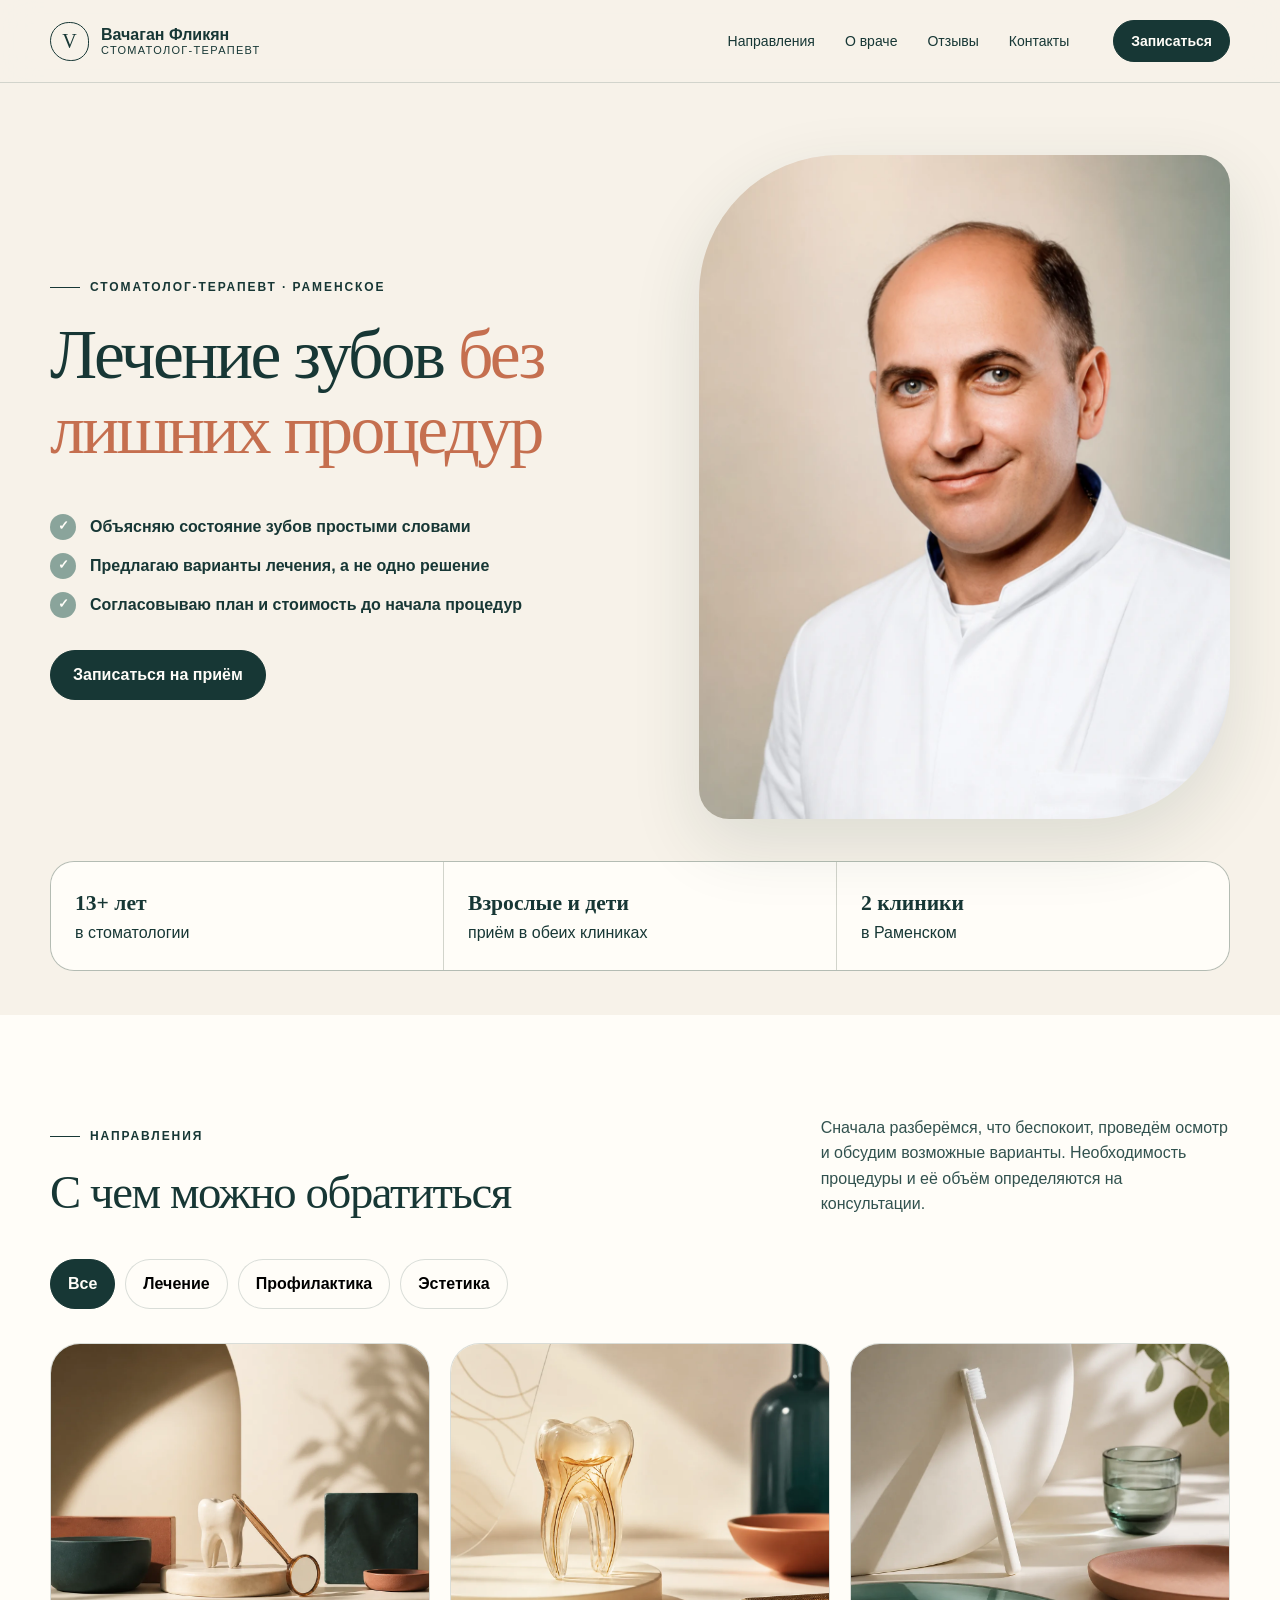
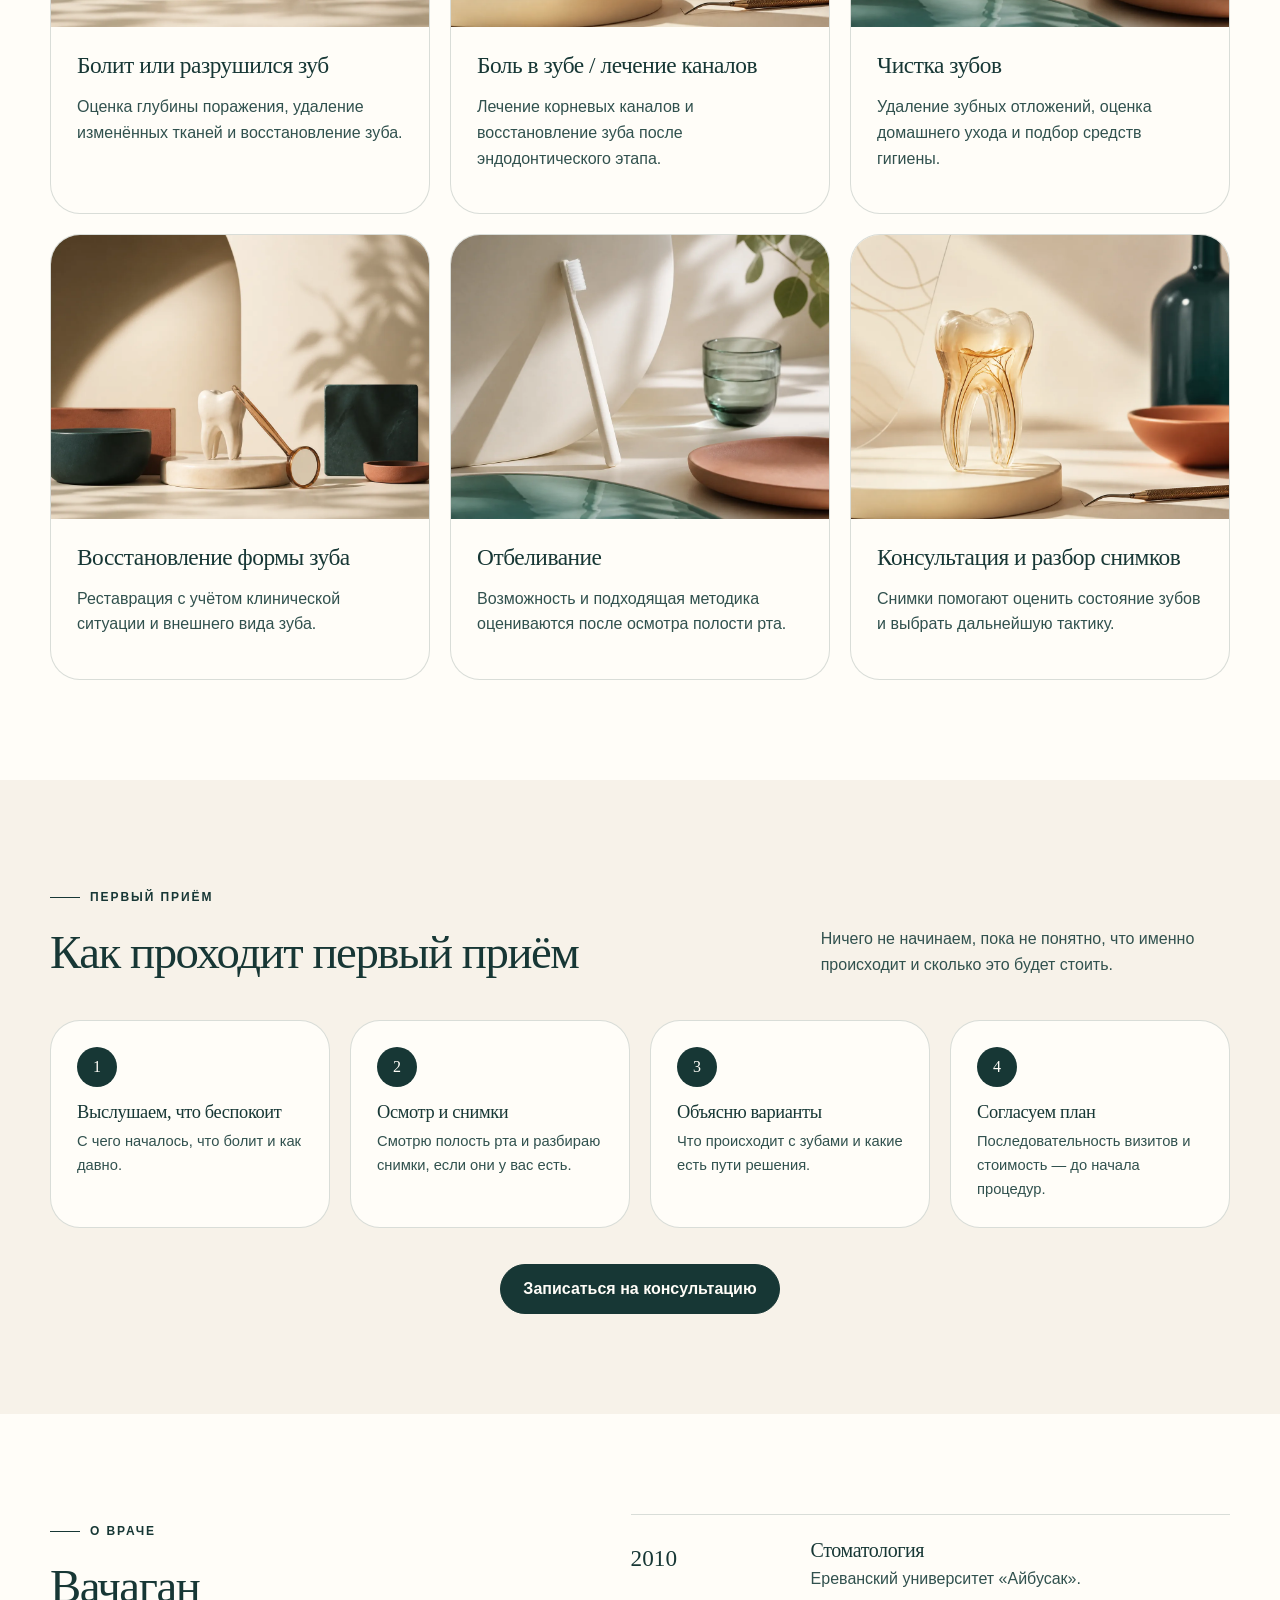
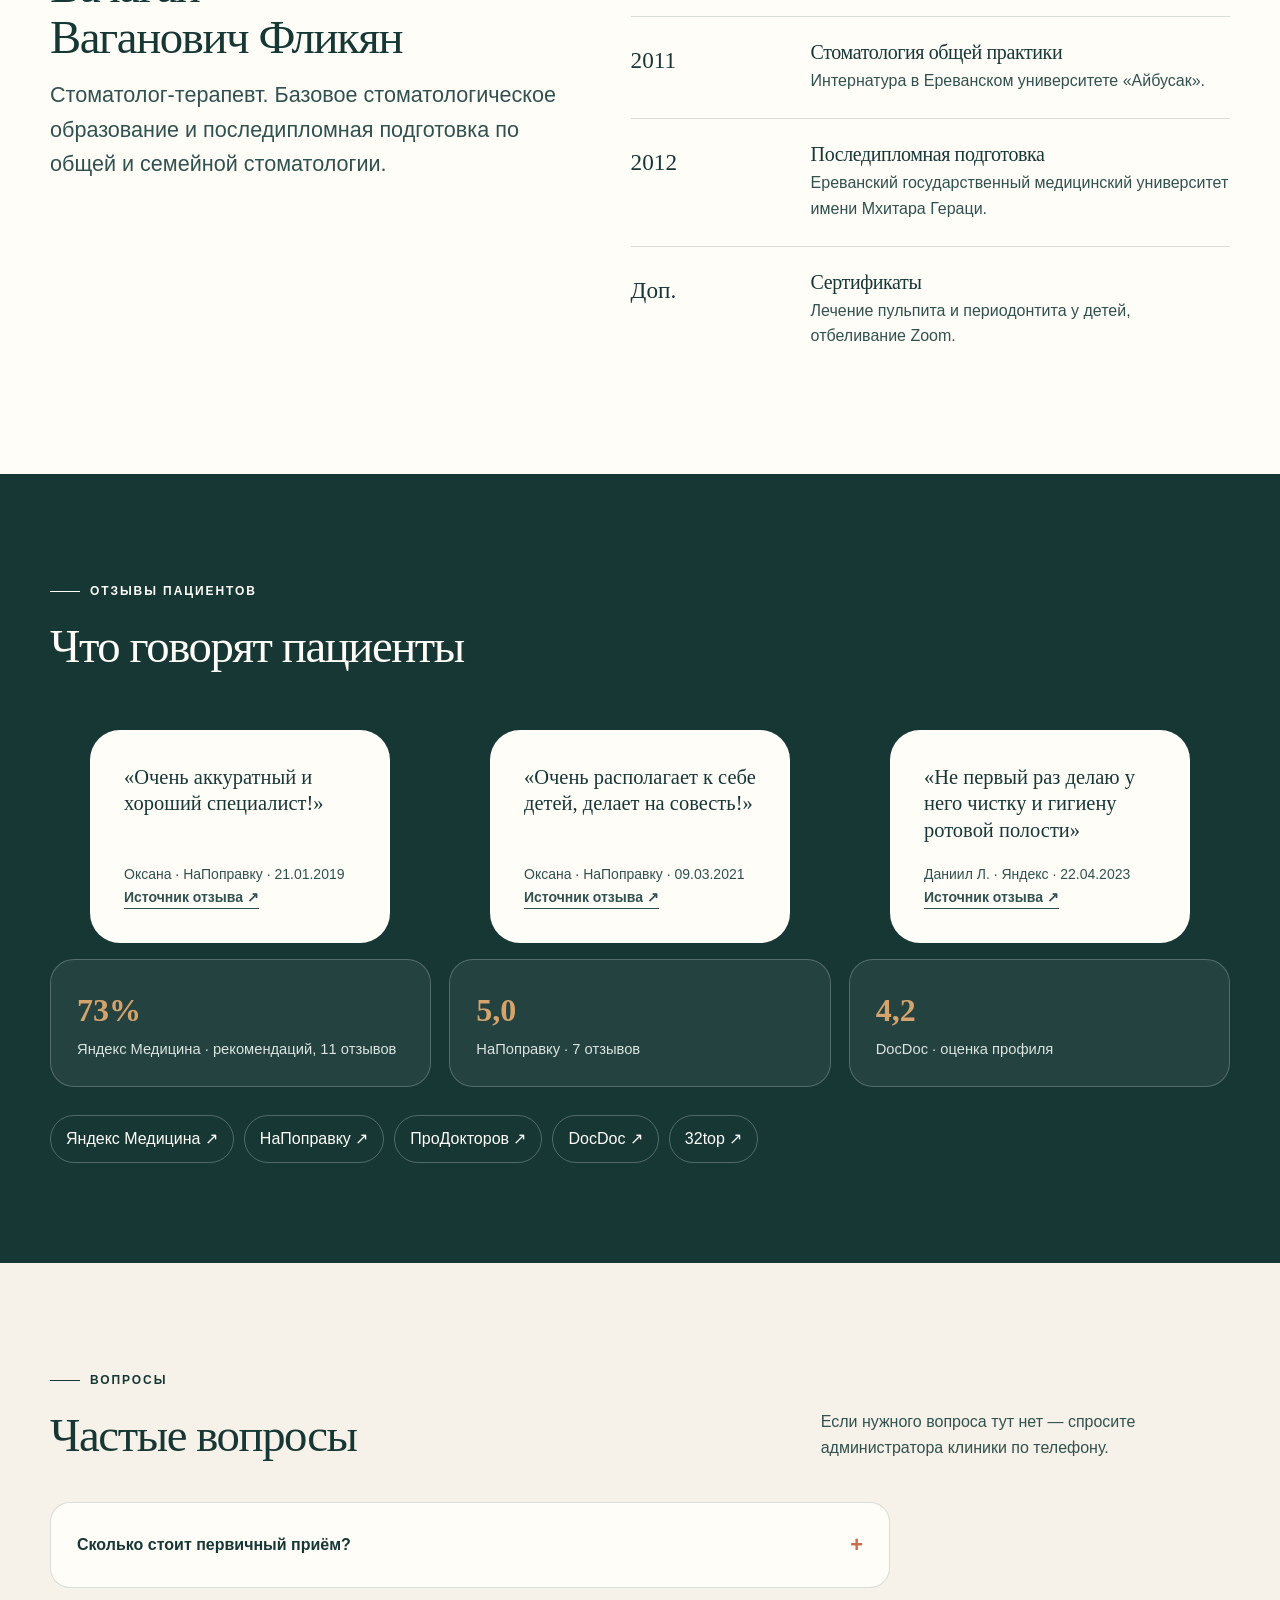
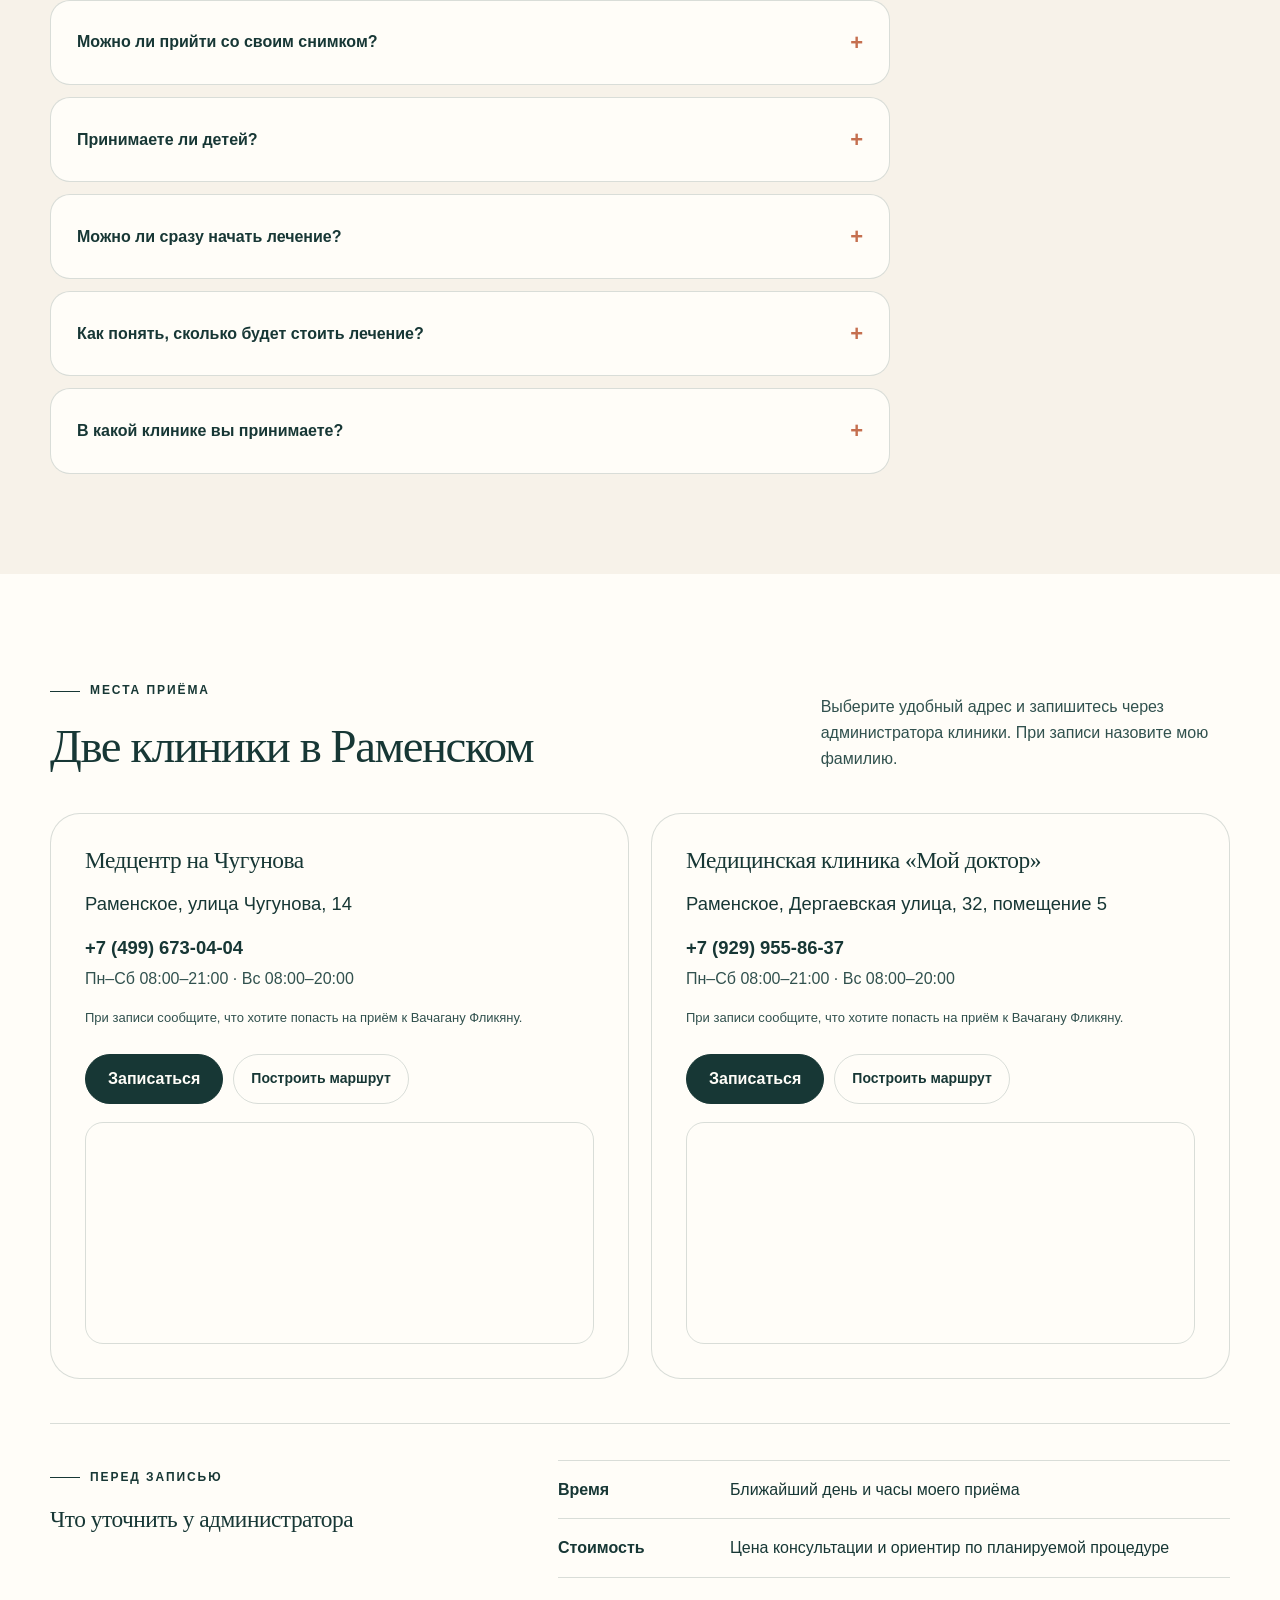
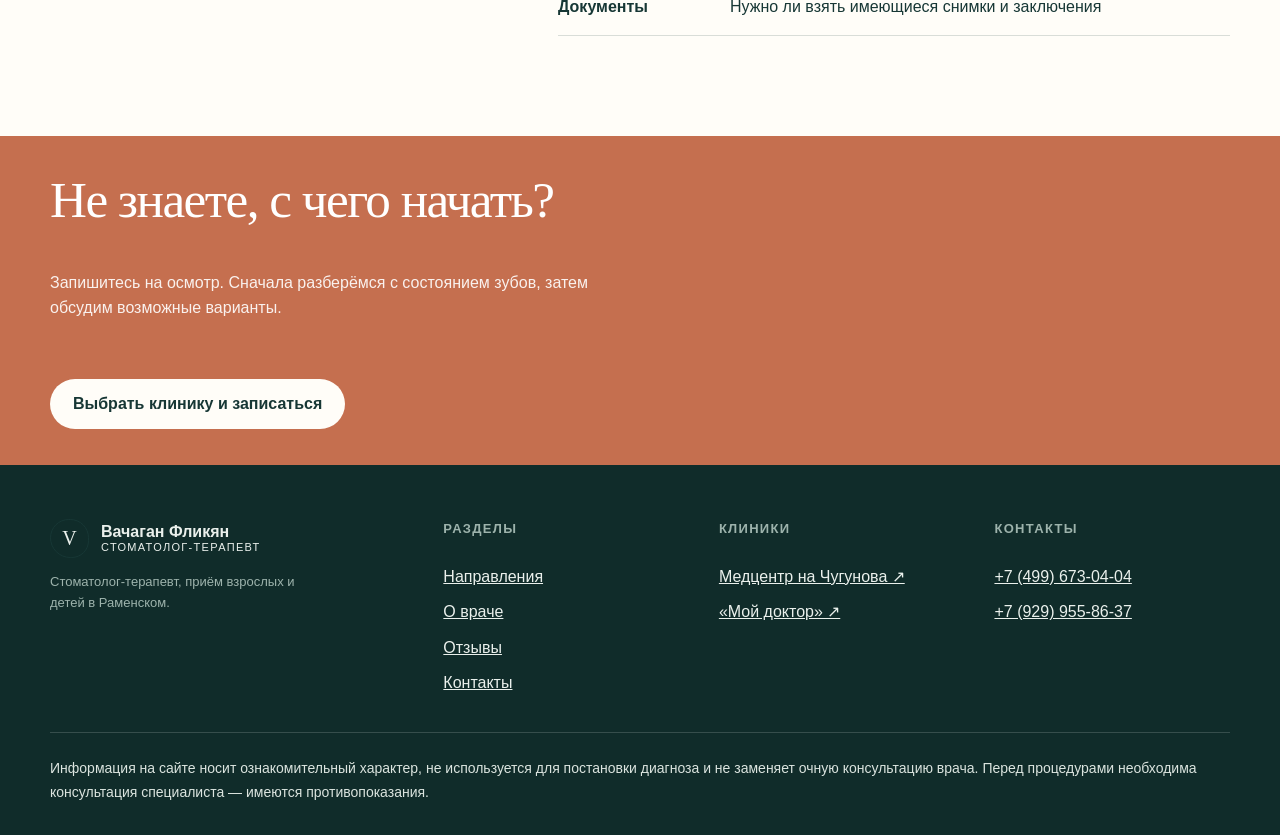
<file: index.html>
<!doctype html>
<html lang="ru">
<head>
  <meta charset="utf-8">
  <meta name="viewport" content="width=device-width,initial-scale=1">
  <meta name="description" content="Стоматолог-терапевт Вачаган Ваганович Фликян. Лечение зубов взрослых и детей в Раменском: направления, образование, отзывы и контакты клиник на одной странице.">
  <title>Вачаган Фликян — стоматолог-терапевт</title>
  <link rel="stylesheet" href="assets/css/styles.css">
</head>
<body>
<a class="skip-link" href="#main">К содержанию</a>
<header class="site-header"><div class="container nav-wrap"><a class="brand" href="#"><span class="brand-mark">V</span><span class="brand-text">Вачаган Фликян<small>стоматолог-терапевт</small></span></a><button class="menu-toggle" aria-label="Открыть меню" aria-expanded="false">☰</button><nav class="site-nav" aria-label="Основная навигация"><a href="#napravleniya">Направления</a><a href="#o-vrache">О враче</a><a href="#otzyvy">Отзывы</a><a href="#kontakty">Контакты</a></nav><a class="button button--small header-cta" href="#kontakty">Записаться</a></div></header>
<main id="main">
  <section class="hero"><div class="container">
    <div class="hero-grid">
      <div class="hero-copy">
        <span class="eyebrow">Стоматолог-терапевт · Раменское</span>
        <h1>Лечение зубов <span>без лишних процедур</span></h1>
        <ul class="check-list">
          <li>Объясняю состояние зубов простыми словами</li>
          <li>Предлагаю варианты лечения, а не одно решение</li>
          <li>Согласовываю план и стоимость до начала процедур</li>
        </ul>
        <div class="actions"><a class="button" href="#kontakty">Записаться на приём</a></div>
      </div>
      <figure class="hero-visual hero-visual--portrait"><img src="assets/images/vachagan-hero-v2.webp" alt="Вачаган Ваганович Фликян" width="1200" height="1500"></figure>
    </div>
    <div class="trust-strip"><div class="trust-item"><b>13+ лет</b>в стоматологии</div><div class="trust-item"><b>Взрослые и дети</b>приём в обеих клиниках</div><div class="trust-item"><b>2 клиники</b>в Раменском</div></div>
  </div></section>

  <section id="napravleniya" class="section section--white"><div class="container">
    <div class="section-head reveal"><div><span class="eyebrow">Направления</span><h2>С чем можно обратиться</h2></div><p>Сначала разберёмся, что беспокоит, проведём осмотр и обсудим возможные варианты. Необходимость процедуры и её объём определяются на консультации.</p></div>
    <div class="filter-bar" role="group" aria-label="Фильтр направлений">
      <button type="button" class="filter" data-filter="all" aria-pressed="true">Все</button>
      <button type="button" class="filter" data-filter="therapy" aria-pressed="false">Лечение</button>
      <button type="button" class="filter" data-filter="prevention" aria-pressed="false">Профилактика</button>
      <button type="button" class="filter" data-filter="aesthetic" aria-pressed="false">Эстетика</button>
    </div>
    <div class="cards">
      <article class="service-card reveal" data-category="therapy"><img src="assets/images/restoration.webp" alt="" width="1200" height="900" loading="lazy"><div class="service-body"><h3>Болит или разрушился зуб</h3><p>Оценка глубины поражения, удаление изменённых тканей и восстановление зуба.</p></div></article>
      <article class="service-card reveal" data-category="therapy"><img src="assets/images/endodontics.webp" alt="" width="1200" height="900" loading="lazy"><div class="service-body"><h3>Боль в зубе / лечение каналов</h3><p>Лечение корневых каналов и восстановление зуба после эндодонтического этапа.</p></div></article>
      <article class="service-card reveal" data-category="prevention"><img src="assets/images/hygiene.webp" alt="" width="1200" height="900" loading="lazy"><div class="service-body"><h3>Чистка зубов</h3><p>Удаление зубных отложений, оценка домашнего ухода и подбор средств гигиены.</p></div></article>
      <article class="service-card reveal" data-category="aesthetic"><img src="assets/images/restoration.webp" alt="" width="1200" height="900" loading="lazy"><div class="service-body"><h3>Восстановление формы зуба</h3><p>Реставрация с учётом клинической ситуации и внешнего вида зуба.</p></div></article>
      <article class="service-card reveal" data-category="aesthetic"><img src="assets/images/hygiene.webp" alt="" width="1200" height="900" loading="lazy"><div class="service-body"><h3>Отбеливание</h3><p>Возможность и подходящая методика оцениваются после осмотра полости рта.</p></div></article>
      <article class="service-card reveal" data-category="therapy"><img src="assets/images/endodontics.webp" alt="" width="1200" height="900" loading="lazy"><div class="service-body"><h3>Консультация и разбор снимков</h3><p>Снимки помогают оценить состояние зубов и выбрать дальнейшую тактику.</p></div></article>
    </div>
    <p class="cards-empty" hidden>В этой группе пока ничего нет — вернитесь ко «Всем направлениям».</p>
  </div></section>

  <section class="section"><div class="container">
    <div class="section-head reveal"><div><span class="eyebrow">Первый приём</span><h2>Как проходит первый приём</h2></div><p>Ничего не начинаем, пока не понятно, что именно происходит и сколько это будет стоить.</p></div>
    <div class="steps-grid">
      <div class="step reveal"><span class="step-num">1</span><h3>Выслушаем, что беспокоит</h3><p>С чего началось, что болит и как давно.</p></div>
      <div class="step reveal"><span class="step-num">2</span><h3>Осмотр и снимки</h3><p>Смотрю полость рта и разбираю снимки, если они у вас есть.</p></div>
      <div class="step reveal"><span class="step-num">3</span><h3>Объясню варианты</h3><p>Что происходит с зубами и какие есть пути решения.</p></div>
      <div class="step reveal"><span class="step-num">4</span><h3>Согласуем план</h3><p>Последовательность визитов и стоимость — до начала процедур.</p></div>
    </div>
    <div style="text-align:center"><a class="button" href="#kontakty">Записаться на консультацию</a></div>
  </div></section>

  <section id="o-vrache" class="section section--white"><div class="container split split--top">
    <div class="reveal"><span class="eyebrow">О враче</span><h2>Вачаган Ваганович Фликян</h2><p class="lead">Стоматолог-терапевт. Базовое стоматологическое образование и последипломная подготовка по общей и семейной стоматологии.</p></div>
    <div class="timeline">
      <div class="timeline-item"><time>2010</time><div><h3>Стоматология</h3><p>Ереванский университет «Айбусак».</p></div></div>
      <div class="timeline-item"><time>2011</time><div><h3>Стоматология общей практики</h3><p>Интернатура в Ереванском университете «Айбусак».</p></div></div>
      <div class="timeline-item"><time>2012</time><div><h3>Последипломная подготовка</h3><p>Ереванский государственный медицинский университет имени Мхитара Гераци.</p></div></div>
      <div class="timeline-item"><time>Доп.</time><div><h3>Сертификаты</h3><p>Лечение пульпита и периодонтита у детей, отбеливание Zoom.</p></div></div>
    </div>
  </div></section>

  <section id="otzyvy" class="section section--dark"><div class="container">
    <div class="section-head"><div><span class="eyebrow">Отзывы пациентов</span><h2>Что говорят пациенты</h2></div></div>
    <div class="reviews-grid">
      <blockquote class="review-item reveal"><p class="quote">«Очень аккуратный и хороший специалист!»</p><footer>Оксана · НаПоправку · 21.01.2019<br><a class="source-link" href="https://napopravku.ru/moskva/doctor-profile/flikan-vacagan-vaganovic/#reviews" target="_blank" rel="noopener">Источник отзыва ↗</a></footer></blockquote>
      <blockquote class="review-item reveal"><p class="quote">«Очень располагает к себе детей, делает на совесть!»</p><footer>Оксана · НаПоправку · 09.03.2021<br><a class="source-link" href="https://napopravku.ru/moskva/doctor-profile/flikan-vacagan-vaganovic/#reviews" target="_blank" rel="noopener">Источник отзыва ↗</a></footer></blockquote>
      <blockquote class="review-item reveal"><p class="quote">«Не первый раз делаю у него чистку и гигиену ротовой полости»</p><footer>Даниил Л. · Яндекс · 22.04.2023<br><a class="source-link" href="https://yandex.ru/medicine/doctor/flikyan_vachagan_lfNmmLociJ0jN#reviews" target="_blank" rel="noopener">Источник отзыва ↗</a></footer></blockquote>
    </div>
    <div class="rating-grid">
      <div class="rating-card"><strong>73%</strong>Яндекс Медицина · рекомендаций, 11 отзывов</div>
      <div class="rating-card"><strong>5,0</strong>НаПоправку · 7 отзывов</div>
      <div class="rating-card"><strong>4,2</strong>DocDoc · оценка профиля</div>
    </div>
    <div class="profile-cloud"><a href="https://yandex.ru/medicine/doctor/flikyan_vachagan_lfNmmLociJ0jN" target="_blank" rel="noopener">Яндекс Медицина ↗</a><a href="https://napopravku.ru/moskva/doctor-profile/flikan-vacagan-vaganovic/" target="_blank" rel="noopener">НаПоправку ↗</a><a href="https://prodoctorov.ru/ramenskoe/vrach/657264-flikyan/" target="_blank" rel="noopener">ПроДокторов ↗</a><a href="https://docdoc.ru/doctor/Flikyan_Vachagan" target="_blank" rel="noopener">DocDoc ↗</a><a href="https://www.32top.ru/dr/123957-flikyan-vachagan-vaganovich/" target="_blank" rel="noopener">32top ↗</a></div>
  </div></section>

  <section class="section"><div class="container">
    <div class="section-head reveal"><div><span class="eyebrow">Вопросы</span><h2>Частые вопросы</h2></div><p>Если нужного вопроса тут нет — спросите администратора клиники по телефону.</p></div>
    <div class="faq-list">
      <details class="faq-item"><summary>Сколько стоит первичный приём?</summary><p>Точную стоимость консультации подскажет администратор клиники по телефону — она зависит от выбранного адреса приёма.</p></details>
      <details class="faq-item"><summary>Можно ли прийти со своим снимком?</summary><p>Да, если у вас есть недавние рентген-снимки или заключения — возьмите их с собой, это ускорит осмотр.</p></details>
      <details class="faq-item"><summary>Принимаете ли детей?</summary><p>Да, приём ведётся и для взрослых, и для детей.</p></details>
      <details class="faq-item"><summary>Можно ли сразу начать лечение?</summary><p>Иногда да — если ситуация понятна после осмотра. В части случаев нужен ещё один визит после диагностики.</p></details>
      <details class="faq-item"><summary>Как понять, сколько будет стоить лечение?</summary><p>Стоимость определяется после осмотра, когда понятен объём работы — администратор озвучит её до начала процедур.</p></details>
      <details class="faq-item"><summary>В какой клинике вы принимаете?</summary><p>В двух клиниках Раменского — на улице Чугунова и на Дергаевской улице. Актуальный день и часы приёма уточняйте у администратора.</p></details>
    </div>
  </div></section>

  <section id="kontakty" class="section section--white"><div class="container">
    <div class="section-head reveal"><div><span class="eyebrow">Места приёма</span><h2>Две клиники в Раменском</h2></div><p>Выберите удобный адрес и запишитесь через администратора клиники. При записи назовите мою фамилию.</p></div>
    <div class="place-grid">
      <article class="place-card"><h3>Медцентр на Чугунова</h3><address>Раменское, улица Чугунова, 14</address><p class="tel-line"><a href="tel:+74996730404">+7 (499) 673-04-04</a></p><p class="muted">Пн–Сб 08:00–21:00 · Вс 08:00–20:00</p><p class="tiny muted">При записи сообщите, что хотите попасть на приём к Вачагану Фликяну.</p><div class="place-actions"><a class="button" href="tel:+74996730404">Записаться</a><a class="button button--ghost button--small" href="https://yandex.ru/maps/?text=%D0%A0%D0%B0%D0%BC%D0%B5%D0%BD%D1%81%D0%BA%D0%BE%D0%B5%2C%20%D1%83%D0%BB.%20%D0%A7%D1%83%D0%B3%D1%83%D0%BD%D0%BE%D0%B2%D0%B0%2C%2014" target="_blank" rel="noopener">Построить маршрут</a></div><div class="place-map"><iframe src="https://yandex.ru/map-widget/v1/?text=Раменское,%20улица%20Чугунова,%2014&z=16" loading="lazy" title="Карта: Медцентр на Чугунова"></iframe></div></article>
      <article class="place-card"><h3>Медицинская клиника «Мой доктор»</h3><address>Раменское, Дергаевская улица, 32, помещение 5</address><p class="tel-line"><a href="tel:+79299558637">+7 (929) 955-86-37</a></p><p class="muted">Пн–Сб 08:00–21:00 · Вс 08:00–20:00</p><p class="tiny muted">При записи сообщите, что хотите попасть на приём к Вачагану Фликяну.</p><div class="place-actions"><a class="button" href="tel:+79299558637">Записаться</a><a class="button button--ghost button--small" href="https://yandex.ru/maps/?text=%D0%A0%D0%B0%D0%BC%D0%B5%D0%BD%D1%81%D0%BA%D0%BE%D0%B5%2C%20%D0%94%D0%B5%D1%80%D0%B3%D0%B0%D0%B5%D0%B2%D1%81%D0%BA%D0%B0%D1%8F%20%D1%83%D0%BB%D0%B8%D1%86%D0%B0%2C%2032" target="_blank" rel="noopener">Построить маршрут</a></div><div class="place-map"><iframe src="https://yandex.ru/map-widget/v1/?text=Раменское,%20Дергаевская%20улица,%2032&z=16" loading="lazy" title="Карта: Мой доктор"></iframe></div></article>
    </div>
    <div class="before-call reveal">
      <div><span class="eyebrow">Перед записью</span><h3>Что уточнить у администратора</h3></div>
      <div class="fact-list">
        <div class="fact"><strong>Время</strong><span>Ближайший день и часы моего приёма</span></div>
        <div class="fact"><strong>Стоимость</strong><span>Цена консультации и ориентир по планируемой процедуре</span></div>
        <div class="fact"><strong>Документы</strong><span>Нужно ли взять имеющиеся снимки и заключения</span></div>
      </div>
    </div>
  </div></section>

  <section class="cta-band cta-band--final"><div class="container">
    <h2>Не знаете, с чего начать?</h2>
    <p>Запишитесь на осмотр. Сначала разберёмся с состоянием зубов, затем обсудим возможные варианты.</p>
    <a class="button button--light" href="#kontakty">Выбрать клинику и записаться</a>
  </div></section>
</main>
<footer class="footer"><div class="container"><div class="footer-grid">
  <div><a class="brand" href="#"><span class="brand-mark">V</span><span class="brand-text">Вачаган Фликян<small>стоматолог-терапевт</small></span></a><p class="tiny" style="margin-top:14px;max-width:280px;color:#9db3ac">Стоматолог-терапевт, приём взрослых и детей в Раменском.</p></div>
  <nav aria-label="Разделы"><h5>Разделы</h5><a href="#napravleniya">Направления</a><a href="#o-vrache">О враче</a><a href="#otzyvy">Отзывы</a><a href="#kontakty">Контакты</a></nav>
  <nav aria-label="Клиники"><h5>Клиники</h5><a href="https://www.rammedcentr.ru/team/%D1%84%D0%BB%D0%B8%D0%BA%D1%8F%D0%BD-%D0%B2%D0%B0%D1%87%D0%B0%D0%B3%D0%B0%D0%BD-%D0%B2%D0%B0%D0%B3%D0%B0%D0%BD%D0%BE%D0%B2%D0%B8%D1%87/" target="_blank" rel="noopener">Медцентр на Чугунова ↗</a><a href="https://ramdoctor.ru/doctors/" target="_blank" rel="noopener">«Мой доктор» ↗</a></nav>
  <nav aria-label="Контакты"><h5>Контакты</h5><a href="tel:+74996730404">+7 (499) 673-04-04</a><a href="tel:+79299558637">+7 (929) 955-86-37</a></nav>
</div>
<div class="footer-note">Информация на сайте носит ознакомительный характер, не используется для постановки диагноза и не заменяет очную консультацию врача. Перед процедурами необходима консультация специалиста — имеются противопоказания.</div>
</div></footer>
<a class="button mobile-call" href="tel:+79299558637">Позвонить в клинику</a><script src="assets/js/main.js"></script>
</body></html>
</file>
<file: assets/css/styles.css>
:root{--ink:#173735;--ink-2:#31514e;--paper:#f7f2e9;--paper-2:#eee5d8;--white:#fffdf8;--terracotta:#c56f4f;--amber:#d5a46c;--sage:#8aa49b;--line:rgba(23,55,53,.16);--shadow:0 24px 70px rgba(23,55,53,.12);--radius:30px;--max:1180px}
*{box-sizing:border-box}html{scroll-behavior:smooth}body{margin:0;color:var(--ink);background:var(--paper);font-family:"Segoe UI",Arial,sans-serif;line-height:1.6;overflow-x:hidden}img{display:block;max-width:100%}a{color:inherit}button,input{font:inherit}p{margin:0 0 1rem}h1,h2,h3{margin:0 0 1rem;font-family:Georgia,"Times New Roman",serif;font-weight:500;line-height:1.08}h1{font-size:clamp(2.6rem, 1.55rem + 3.5vw, 5.2rem);letter-spacing:-.038em;text-wrap:balance}h2{font-size:clamp(1.9rem, 1.4rem + 1.9vw, 3.1rem);letter-spacing:-.03em;text-wrap:balance}h3{font-size:clamp(1.2rem, 1.1rem + .45vw, 1.55rem);letter-spacing:-.02em}.container{width:min(calc(100% - 40px),var(--max));margin-inline:auto}.skip-link{position:fixed;left:12px;top:-100px;z-index:999;background:var(--ink);color:white;padding:12px 18px;border-radius:10px}.skip-link:focus{top:12px}.site-header{position:sticky;top:0;z-index:50;background:rgba(247,242,233,.9);backdrop-filter:blur(18px);border-bottom:1px solid var(--line)}.nav-wrap{height:82px;display:flex;align-items:center;gap:24px}.brand{display:flex;align-items:center;gap:12px;text-decoration:none;white-space:nowrap}.brand-mark{width:39px;height:39px;border:1px solid var(--ink);border-radius:50% 50% 46% 54%;display:grid;place-items:center;font-family:Georgia,serif;font-size:20px}.brand-text{font-weight:700;line-height:1.12}.brand-text small{display:block;font-size:11px;font-weight:500;letter-spacing:.12em;text-transform:uppercase}.site-nav{margin-left:auto;display:flex;align-items:center;gap:6px}.site-nav a{padding:10px 12px;text-decoration:none;border-radius:999px;font-size:14px}.site-nav a:hover,.site-nav a[aria-current="page"]{background:var(--paper-2)}.header-cta{margin-left:8px}.menu-toggle{display:none;margin-left:auto;border:1px solid var(--line);background:var(--white);width:48px;height:48px;border-radius:50%;cursor:pointer}.button{display:inline-flex;align-items:center;justify-content:center;gap:9px;min-height:50px;padding:0 22px;border-radius:999px;background:var(--ink);border:1px solid var(--ink);color:var(--white);font-weight:700;text-decoration:none;transition:transform .2s,background .2s}.button:hover{transform:translateY(-2px);background:#254c48}.button--light{background:var(--white);color:var(--ink);border-color:transparent}.button--ghost{background:transparent;color:var(--ink);border-color:var(--line)}.button--small{min-height:42px;padding:0 17px;font-size:14px}:focus-visible{outline:3px solid var(--amber);outline-offset:4px}.eyebrow{display:inline-flex;align-items:center;gap:10px;text-transform:uppercase;letter-spacing:.16em;font-size:12px;font-weight:800;margin-bottom:20px}.eyebrow:before{content:"";width:30px;height:1px;background:currentColor}.hero{padding:72px 0 44px}.hero-grid{display:grid;grid-template-columns:1.1fr .9fr;align-items:stretch;min-height:650px}.hero-copy{position:relative;z-index:2;padding:54px 60px 50px 0;display:flex;flex-direction:column;justify-content:center}.hero-copy h1 span{color:var(--terracotta)}.lead{font-size:clamp(1.08rem,1.8vw,1.35rem);max-width:650px;color:var(--ink-2)}.actions{display:flex;gap:12px;flex-wrap:wrap;margin-top:28px}.hero-visual{position:relative;border-radius:140px 30px 140px 30px;overflow:hidden;background:var(--paper-2);box-shadow:var(--shadow)}.hero-visual img{width:100%;height:100%;object-fit:cover;object-position:center 28%}.trust-strip{display:grid;grid-template-columns:repeat(3,1fr);gap:1px;background:var(--line);border:1px solid var(--line);border-radius:24px;overflow:hidden;margin-top:42px}.trust-item{background:var(--white);padding:24px}.trust-item b{display:block;font-family:Georgia,serif;font-size:1.35rem}.section{padding:100px 0}.section--white{background:var(--white)}.section--dark{background:var(--ink);color:var(--white)}.section-head{display:flex;justify-content:space-between;align-items:end;gap:26px 56px;flex-wrap:wrap;margin-bottom:42px}.section-head>div{flex:1 1 420px;max-width:620px;min-width:0}.section-head h2{margin-bottom:0}.section-head p{flex:1 1 320px;max-width:46ch;margin:0;color:var(--ink-2)}.section--dark .section-head p{color:#dbe4df}.cards{display:grid;grid-template-columns:repeat(3,1fr);gap:20px}.service-card{background:var(--white);border:1px solid var(--line);border-radius:var(--radius);overflow:hidden;min-width:0}.service-card img{width:100%;height:auto;aspect-ratio:4/3;object-fit:cover}.service-body{padding:26px}.service-body p{color:var(--ink-2)}.filter-bar{display:flex;flex-wrap:wrap;gap:10px;margin-bottom:34px}.filter{border:1px solid var(--line);background:var(--white);padding:11px 17px;border-radius:999px;cursor:pointer;font-weight:700;transition:background .2s,color .2s,border-color .2s}.filter:hover{border-color:var(--ink)}.filter[aria-pressed="true"]{background:var(--ink);color:var(--white);border-color:var(--ink)}.cards-empty{margin:24px 0 0;color:var(--ink-2)}.split{display:grid;grid-template-columns:.92fr 1.08fr;gap:70px;align-items:center}.split--top{align-items:start}.fact-list{display:grid;gap:0;margin:28px 0}.fact{display:grid;grid-template-columns:150px 1fr;gap:22px;padding:16px 0;border-top:1px solid var(--line)}.fact:last-child{border-bottom:1px solid var(--line)}.source-link{display:inline-flex;gap:8px;align-items:center;font-weight:700;text-decoration:none;border-bottom:1px solid currentColor}.reviews-grid{display:grid;grid-template-columns:repeat(3,1fr);gap:20px}.review-item{background:var(--white);color:var(--ink);border-radius:var(--radius);padding:clamp(24px,3vw,34px);display:flex;flex-direction:column}.review-item .quote{font-family:Georgia,serif;font-size:clamp(1.2rem,1.6vw,1.5rem);line-height:1.3;margin-bottom:20px}.review-item footer{margin-top:auto;color:var(--ink-2);font-size:14px;line-height:1.6}.profile-cloud{display:flex;flex-wrap:wrap;gap:10px;margin-top:28px}.profile-cloud a{padding:10px 15px;border:1px solid var(--line);border-radius:999px;text-decoration:none;background:var(--white)}.section--dark .profile-cloud a{border-color:rgba(255,255,255,.25);background:transparent;color:var(--white)}.cta-band{padding:36px 0;background:var(--terracotta);color:white}.cta-band .container{display:flex;align-items:center;justify-content:space-between;gap:32px}.cta-band h2{font-size:clamp(2rem,4vw,3.8rem);margin:0}.cta-band--final .container{flex-direction:column;align-items:flex-start;text-align:left}.cta-band--final p{max-width:560px;color:rgba(255,255,255,.9);margin:10px 0 26px}.steps-grid{display:grid;grid-template-columns:repeat(4,1fr);gap:20px;margin-bottom:36px}.step{background:var(--white);border:1px solid var(--line);border-radius:var(--radius);padding:26px}.step h3{font-size:1.15rem;margin-bottom:8px}.step p{margin:0;font-size:.92rem;color:var(--ink-2)}.step-num{display:grid;place-items:center;width:40px;height:40px;border-radius:50%;background:var(--ink);color:var(--white);font-family:Georgia,serif;margin-bottom:16px}.check-list{list-style:none;margin:26px 0 0;padding:0;display:grid;gap:13px}.hero-copy .check-list{margin-top:30px}.hero-copy .actions{margin-top:32px}.check-list li{display:flex;gap:14px;align-items:flex-start;font-weight:600}.check-list li:before{content:"✓";flex:none;display:grid;place-items:center;width:26px;height:26px;border-radius:50%;background:var(--sage);color:var(--white);font-size:13px;font-weight:700}.faq-list{display:grid;gap:12px;max-width:840px}.faq-item{background:var(--white);border:1px solid var(--line);border-radius:20px;padding:6px 26px}.faq-item summary{padding:18px 0;cursor:pointer;font-weight:700;list-style:none;display:flex;justify-content:space-between;align-items:center;gap:20px}.faq-item summary::-webkit-details-marker{display:none}.faq-item summary:after{content:"+";font-size:22px;color:var(--terracotta);flex:none}.faq-item[open] summary:after{content:"–"}.faq-item p{padding-bottom:20px;margin:0;color:var(--ink-2)}.timeline{display:grid;gap:0}.timeline-item{display:grid;grid-template-columns:140px 1fr;gap:40px;padding:25px 0;border-top:1px solid var(--line)}.timeline-item time{font-family:Georgia,serif;font-size:1.45rem}.timeline-item h3{font-size:1.25rem;margin-bottom:4px}.timeline-item p{margin-bottom:0;color:var(--ink-2)}.before-call{display:grid;grid-template-columns:.8fr 1.2fr;gap:40px 60px;align-items:start;margin-top:44px;padding-top:36px;border-top:1px solid var(--line)}.before-call h3{margin:0}.before-call .fact-list{margin:0}.rating-grid{display:grid;grid-template-columns:repeat(auto-fit,minmax(230px,1fr));gap:18px}.rating-card{border:1px solid var(--line);border-radius:24px;padding:26px;background:var(--white);color:var(--ink);font-size:.92rem;line-height:1.5}.section--dark .rating-card{background:rgba(255,255,255,.06);border-color:rgba(255,255,255,.22);color:#dbe4df}.rating-card strong{font-family:Georgia,serif;font-size:2rem;display:block;margin-bottom:4px;color:var(--amber)}.place-grid{display:grid;grid-template-columns:repeat(2,1fr);gap:22px}.place-card{border-radius:var(--radius);padding:34px;background:var(--white);border:1px solid var(--line)}.place-card address{font-style:normal;font-size:1.15rem}.place-actions{display:flex;gap:10px;flex-wrap:wrap;margin-top:25px}.place-map{margin-top:18px;border-radius:18px;overflow:hidden;border:1px solid var(--line)}.place-map iframe{width:100%;height:220px;border:0;display:block}.footer{padding:54px 0 30px;background:#102c2a;color:#eaf0ec}.footer-grid{display:grid;grid-template-columns:1.2fr .8fr .8fr .8fr;gap:40px}.footer a{color:inherit}.footer nav{display:grid;align-content:start;gap:10px}.footer h5{margin:0 0 14px;font-size:13px;text-transform:uppercase;letter-spacing:.1em;color:#9db3ac}.footer-note{margin-top:36px;padding-top:24px;border-top:1px solid rgba(255,255,255,.16);font-size:14px;line-height:1.7;color:#dbe4df}.tel-line{font-weight:700;font-size:1.15rem;margin:14px 0 4px}.tel-line a{text-decoration:none}.muted{color:var(--ink-2)}.tiny{font-size:13px}.mobile-call{display:none;position:fixed;z-index:45;left:16px;right:16px;bottom:14px}.reveal{opacity:0;transform:translateY(20px);transition:.6s}.reveal.is-visible{opacity:1;transform:none}
@media(max-width:900px){.site-nav{position:fixed;inset:82px 0 auto 0;background:var(--paper);padding:20px;display:none;flex-direction:column;align-items:stretch;border-bottom:1px solid var(--line)}.site-nav.is-open{display:flex}.site-nav a{font-size:18px;padding:13px}.header-cta{display:none}.menu-toggle{display:grid;place-items:center}.hero-grid,.split{grid-template-columns:1fr}.hero-copy{padding:25px 0 40px}.hero-visual{min-height:520px}.cards{grid-template-columns:repeat(2,1fr)}.section-head{align-items:start;flex-direction:column;gap:18px}.section-head>div{max-width:none}.before-call{grid-template-columns:1fr;gap:26px}.rating-grid{grid-template-columns:repeat(2,1fr)}.reviews-grid{grid-template-columns:repeat(2,1fr)}.steps-grid{grid-template-columns:repeat(2,1fr)}.footer-grid{grid-template-columns:1fr 1fr}.footer-grid>div:first-child{grid-column:1/-1}.place-grid{grid-template-columns:1fr}}
@media(max-width:620px){.container{width:min(calc(100% - 28px),var(--max))}.nav-wrap{height:70px}.site-nav{inset:70px 0 auto 0}.brand-text small{display:none}.hero{padding-top:34px}.hero-grid{min-height:0}.hero-visual{min-height:410px;border-radius:90px 20px 90px 20px}.trust-strip{grid-template-columns:1fr}.cards{grid-template-columns:1fr}.section{padding:74px 0}.fact,.timeline-item{grid-template-columns:1fr;gap:6px}.filter-bar{margin-bottom:24px}.cta-band .container{align-items:flex-start;flex-direction:column}.reviews-grid,.steps-grid,.rating-grid{grid-template-columns:1fr}.footer-grid{grid-template-columns:1fr}.mobile-call{display:flex}.footer{padding-bottom:100px}.actions .button{width:100%}.place-actions .button{width:100%}}
@media(prefers-reduced-motion:reduce){html{scroll-behavior:auto}*,*:before,*:after{animation:none!important;transition:none!important}.reveal{opacity:1;transform:none}}
.hero-visual{margin:0}
.hero-visual--portrait img{object-position:center top}
</file>
